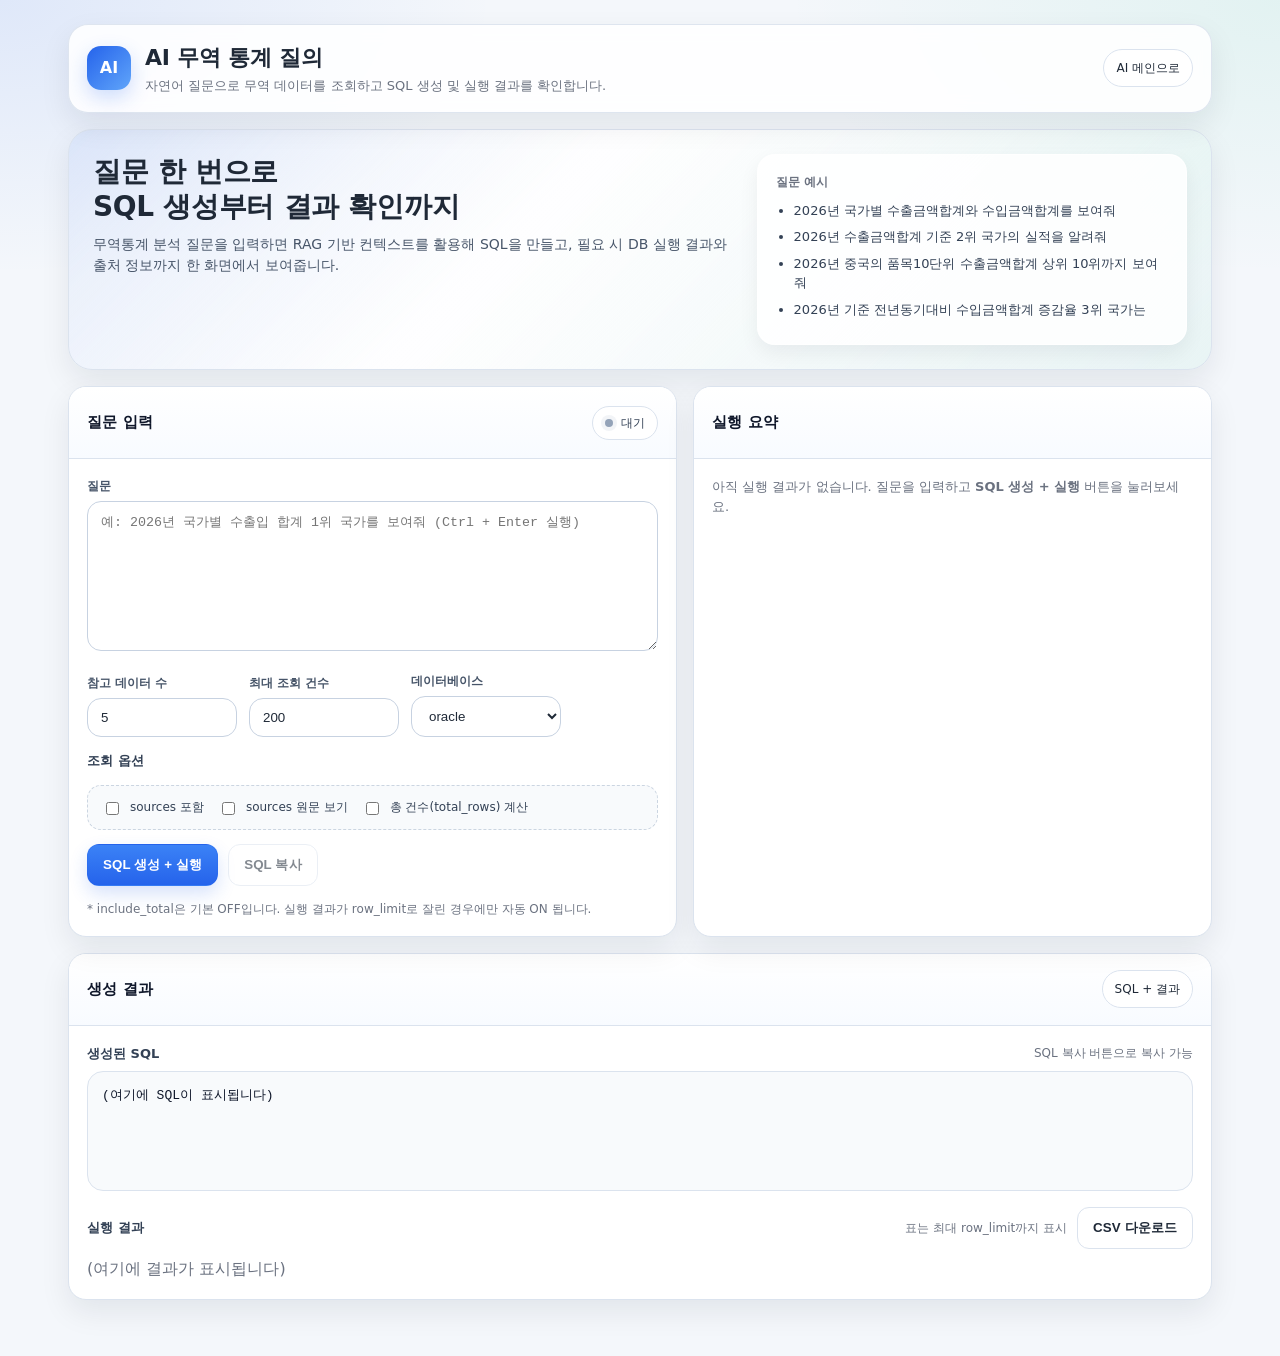
<file: app/web/index.html>
<!doctype html>
<html lang="ko">
<head>
  <meta charset="utf-8" />
  <meta name="viewport" content="width=device-width,initial-scale=1" />
  <title>AI 무역 통계 질의</title>
  <style>
    :root{
      --bg:#f4f7fb;
      --panel:#ffffff;
      --panel-soft:#f8fafc;
      --text:#1f2937;
      --muted:#6b7280;
      --line:#dbe3ee;
      --line-strong:#c7d2e1;
      --accent:#2563eb;
      --accent-soft:#eff6ff;
      --accent2:#10b981;
      --danger:#ef4444;
      --warn:#f59e0b;
      --shadow: 0 12px 30px rgba(15, 23, 42, .08);
      --radius: 18px;
    }
    *{ box-sizing:border-box; }
    body{
      margin:0;
      font-family: ui-sans-serif, system-ui, -apple-system, Segoe UI, Roboto, Arial, "Apple SD Gothic Neo", "Noto Sans KR", sans-serif;
      background:
        radial-gradient(900px 500px at 0% 0%, rgba(37,99,235,.10), transparent 55%),
        radial-gradient(900px 500px at 100% 0%, rgba(16,185,129,.08), transparent 55%),
        var(--bg);
      color:var(--text);
      line-height:1.5;
    }
    a{ color:inherit; text-decoration:none; }
    .wrap{ max-width: 1180px; margin: 0 auto; padding: 24px 18px 56px; }

    .topbar{
      display:flex;
      align-items:center;
      justify-content:space-between;
      gap:16px;
      padding: 16px 18px;
      background: rgba(255,255,255,.88);
      border:1px solid rgba(219,227,238,.9);
      border-radius: 20px;
      box-shadow: var(--shadow);
      backdrop-filter: blur(8px);
      position: sticky;
      top: 12px;
      z-index: 30;
    }
    .brand{
      display:flex;
      align-items:center;
      gap:14px;
      min-width:0;
    }
    .brand-badge{
      width:44px; height:44px;
      border-radius: 14px;
      background: linear-gradient(135deg, var(--accent), #60a5fa);
      color:#fff;
      display:flex;
      align-items:center;
      justify-content:center;
      font-weight:800;
      box-shadow: 0 8px 20px rgba(37,99,235,.22);
      flex: 0 0 auto;
    }
    .brand h1{
      margin:0;
      font-size: 22px;
      letter-spacing: -.2px;
    }
    .brand p{
      margin: 2px 0 0;
      color:var(--muted);
      font-size: 13px;
    }
    .top-actions{ display:flex; gap:10px; align-items:center; flex-wrap:wrap; }
    .link-btn, .badge{
      display:inline-flex;
      align-items:center;
      gap:8px;
      padding: 9px 12px;
      border:1px solid var(--line);
      border-radius: 999px;
      background:#fff;
      color:var(--text);
      font-size:12px;
      white-space:nowrap;
    }
    .link-btn:hover{ background: var(--panel-soft); }
    .badge code{
      font-family: ui-monospace, SFMono-Regular, Menlo, Monaco, Consolas, monospace;
      font-size: 11px;
      color:#334155;
    }

    .hero{
      margin-top: 16px;
      padding: 24px;
      border-radius: 24px;
      background: linear-gradient(135deg, rgba(37,99,235,.08), rgba(255,255,255,.92) 40%, rgba(16,185,129,.05));
      border:1px solid var(--line);
      box-shadow: var(--shadow);
      display:grid;
      grid-template-columns: 1.2fr .8fr;
      gap:18px;
      align-items:stretch;
    }
    .hero h2{
      margin:0;
      font-size: 28px;
      line-height:1.25;
      letter-spacing:-.3px;
    }
    .hero p{
      margin: 10px 0 0;
      color:#475569;
      font-size:14px;
    }
    .hero-card{
      background: rgba(255,255,255,.86);
      border:1px solid rgba(255,255,255,.9);
      border-radius: 18px;
      padding: 18px;
      box-shadow: 0 8px 20px rgba(15,23,42,.06);
    }
    .hero-mini-title{
      font-size:12px;
      color: var(--muted);
      margin-bottom: 10px;
      font-weight:700;
    }
    .hero-list{ margin:0; padding-left: 18px; color:#334155; font-size:13px; }
    .hero-list li{ margin:7px 0; }

    .grid{ display:grid; grid-template-columns: 1.08fr .92fr; gap:16px; margin-top: 16px; }
    @media (max-width: 980px){
      .hero, .grid{ grid-template-columns: 1fr; }
      .topbar{ position: static; }
    }

    .card{
      background: var(--panel);
      border:1px solid var(--line);
      border-radius: var(--radius);
      box-shadow: var(--shadow);
      overflow:hidden;
    }
    .card .card-hd{
      min-height: 72px;
      padding: 0 18px;
      border-bottom: 1px solid var(--line);
      display:flex;
      align-items:center;
      justify-content:space-between;
      gap:12px;
      background: linear-gradient(180deg, #fff, #f8fbff);
    }
    .card .card-hd h2{
      margin:0;
      font-size:15px;
      letter-spacing:.1px;
      color:#0f172a;
    }
    .card .card-bd{ padding: 18px; }

    label{ display:block; font-size:12px; color:#475569; margin-bottom:6px; font-weight:600; }
    textarea, input[type="number"], select{
      width:100%;
      background:#fff;
      color:var(--text);
      border:1px solid var(--line-strong);
      border-radius: 14px;
      padding: 11px 13px;
      outline:none;
      transition: .15s ease;
    }
    textarea{ min-height: 150px; resize: vertical; }
    textarea:focus, input:focus, select:focus{
      border-color: rgba(37,99,235,.55);
      box-shadow: 0 0 0 4px rgba(37,99,235,.10);
    }

    .row{ display:flex; gap:12px; align-items:flex-end; flex-wrap:wrap; margin-top: 14px; }
    .row .col{ flex: 1 1 160px; min-width: 160px; }
    .row .col.small{ flex: 0 0 150px; min-width: 150px; }

    .btns{ display:flex; gap:10px; flex-wrap:wrap; margin-top: 14px; }
    button{
      border: 1px solid var(--line);
      background: #fff;
      color: var(--text);
      padding: 11px 15px;
      border-radius: 12px;
      cursor:pointer;
      transition: .15s ease;
      font-weight:700;
      letter-spacing:.1px;
    }
    button:hover{ transform: translateY(-1px); background:#f8fbff; }
    button:active{ transform: translateY(0); }
    button.primary{
      border-color: rgba(37,99,235,.25);
      background: linear-gradient(180deg, #3b82f6, #2563eb);
      color:#fff;
      box-shadow: 0 8px 18px rgba(37,99,235,.18);
    }
    button.primary:hover{ filter: brightness(1.03); }
    button[disabled]{ opacity:.55; cursor:not-allowed; transform:none !important; }

    .opts{
      display:flex;
      gap:14px;
      flex-wrap:wrap;
      padding: 12px 14px;
      border:1px dashed #cbd5e1;
      border-radius: 14px;
      background: var(--panel-soft);
      margin-top: 14px;
    }
    .opt{ display:flex; gap:8px; align-items:center; color:#334155; font-size:13px; }
    .opt label{ margin:0; color:#334155; font-weight:500; }
    .opt input{ transform: translateY(1px); }

    .pill{
      display:inline-flex;
      align-items:center;
      gap:8px;
      padding: 7px 12px;
      border-radius: 999px;
      border: 1px solid var(--line);
      font-size: 12px;
      background: #fff;
      color:#334155;
      white-space:nowrap;
    }
    .dot{ width:8px;height:8px;border-radius:999px;background:#94a3b8; box-shadow: 0 0 0 4px rgba(148,163,184,.12); }
    .pill.running .dot{ background: var(--warn); box-shadow: 0 0 0 4px rgba(245,158,11,.12); }
    .pill.done .dot{ background: var(--accent2); box-shadow: 0 0 0 4px rgba(16,185,129,.12); }
    .pill.error .dot{ background: var(--danger); box-shadow: 0 0 0 4px rgba(239,68,68,.12); }

    .summarybar{
      margin-top:12px;
      padding: 14px 14px;
      border: 1px solid #bfdbfe;
      border-radius: 16px;
      background: linear-gradient(180deg, var(--accent-soft), #fff);
      display:flex;
      gap:10px;
      align-items:flex-start;
      flex-wrap:wrap;
    }
    .summarybar strong{ color:#1e3a8a; font-weight:800; letter-spacing:.2px; }
    .summarybar .mini{ color:#334155; font-size:14px; }
    .summarybar b{ font-weight:800; }

    .section-title{
      font-size: 13px;
      color:#334155;
      margin: 0 0 8px;
      display:flex;
      align-items:center;
      justify-content:space-between;
      gap:10px;
      font-weight:700;
    }
    .section-title .hint{ color:var(--muted); font-size:12px; font-weight:500; }

    pre{
      margin:0;
      border: 1px solid var(--line);
      border-radius: 16px;
      background: #f8fafc;
      padding: 14px;
      overflow:auto;
      white-space: pre-wrap;
      color:#0f172a;
      min-height: 120px;
    }

    .result-table-wrap{
      width:100%;
      overflow-x:auto;
      overflow-y:hidden;
      border: 1px solid var(--line);
      border-radius: 16px;
      background:#fff;
      margin-top:10px;
      -webkit-overflow-scrolling: touch;
    }

    .result-table-wrap table{
      width:max-content;
      min-width:100%;
      border-collapse: collapse;
      margin-top:0;
      border:none;
      border-radius:0;
      background:#fff;
    }

    table{
      width:100%;
      border-collapse: collapse;
      margin-top: 10px;
      overflow:hidden;
      border-radius: 16px;
      border: 1px solid var(--line);
      background: #fff;
    }
    th, td{
      padding: 11px 10px;
      border-bottom: 1px solid #e5edf5;
      border-right: 1px solid #eef2f7;
      text-align:left;
      font-size: 13px;
      color:#1f2937;
      white-space: nowrap;
    }
    th{
      position:sticky;
      top:0;
      background: #f8fafc;
      font-size:12px;
      color:#334155;
      font-weight:800;
    }
    tr:hover td{ background: #f8fbff; }
    td:last-child, th:last-child{ border-right:none; }
    tr:last-child td{ border-bottom:none; }

    details{
      margin-top: 10px;
      border: 1px solid var(--line);
      border-radius: 16px;
      background: #fff;
      padding: 12px 14px;
    }
    details > summary{ cursor:pointer; color:#1f2937; font-weight:700; }
    details ul{ margin: 10px 0 0 18px; color:#334155; }
    details li{ margin: 8px 0; }
    details pre{ margin-top: 8px; }
    .footer-note{ margin-top: 14px; color: var(--muted); font-size: 12px; }
    .muted{ color: var(--muted); }
  </style>
</head>
<body>
  <div class="wrap">
    <div class="topbar">
      <div class="brand">
        <div class="brand-badge">AI</div>
        <div>
          <h1>AI 무역 통계 질의</h1>
          <p>자연어 질문으로 무역 데이터를 조회하고 SQL 생성 및 실행 결과를 확인합니다.</p>
        </div>
      </div>
      <div class="top-actions">
        <a class="link-btn" href="/ai">AI 메인으로</a>
        <!-- <div class="badge">Backend: <code>/api/v1/sql/query</code></div> -->
      </div>
    </div>

    <div class="hero">
      <div>
        <h2>질문 한 번으로<br>SQL 생성부터 결과 확인까지</h2>
        <p>무역통계 분석 질문을 입력하면 RAG 기반 컨텍스트를 활용해 SQL을 만들고, 필요 시 DB 실행 결과와 출처 정보까지 한 화면에서 보여줍니다.</p>
      </div>
      <div class="hero-card">
        <div class="hero-mini-title">질문 예시</div>
        <ul class="hero-list">
          <li>2026년 국가별 수출금액합계와 수입금액합계를 보여줘</li>
          <li>2026년 수출금액합계 기준 2위 국가의 실적을 알려줘</li>
          <li>2026년 중국의 품목10단위 수출금액합계 상위 10위까지 보여줘</li>
          <li>2026년 기준 전년동기대비 수입금액합계 증감율 3위 국가는</li>
        </ul>
      </div>
    </div>

    <div class="grid">
      <div class="card">
        <div class="card-hd">
          <h2>질문 입력</h2>
          <span class="pill" id="statusPill"><span class="dot"></span><span id="status">대기</span></span>
        </div>
        <div class="card-bd">
          <label>질문</label>
          <textarea id="question" placeholder="예: 2026년 국가별 수출입 합계 1위 국가를 보여줘 (Ctrl + Enter 실행)"></textarea>

          <div class="row">
            <div class="col small">
              <label>참고 데이터 수</label>
              <input id="top_k" type="number" value="5" min="1" max="20"/>
            </div>

            <div class="col small">
              <label>최대 조회 건수</label>
              <input id="row_limit" type="number" value="200" min="1" max="10000"/>
            </div>

            <div class="col small">
              <label>데이터베이스</label>
              <select id="dialect">
                <option value="oracle" selected>oracle</option>
                <option value="postgres">postgres</option>
              </select>
            </div>
          </div>

          <div style="margin-top:14px; font-size:13px; font-weight:700; color:#334155;">조회 옵션</div>

          <div class="opts">
            <div class="opt">
              <input id="include_sources" type="checkbox" />
              <label for="include_sources">sources 포함</label>
            </div>
            <div class="opt">
              <input id="show_source_text" type="checkbox" />
              <label for="show_source_text">sources 원문 보기</label>
            </div>
            <div class="opt">
              <input id="include_total" type="checkbox" />
              <label for="include_total">총 건수(total_rows) 계산</label>
            </div>
          </div>

          <div class="btns">
            <button class="primary" id="btn">SQL 생성 + 실행</button>
            <button id="copy" disabled>SQL 복사</button>
          </div>

          <div class="footer-note">
            * include_total은 기본 OFF입니다. 실행 결과가 row_limit로 잘린 경우에만 자동 ON 됩니다.
          </div>
        </div>
      </div>

      <div class="card">
        <div class="card-hd">
          <h2>실행 요약</h2>
          <span style="display:inline-block; width:72px; height:32px;"></span>
        </div>
        <div class="card-bd">
          <div id="summaryBar" class="summarybar" style="display:none;">
            <div class="mini" id="summaryText"></div>
          </div>
          <div class="muted" id="summaryEmpty" style="font-size:13px;">
            아직 실행 결과가 없습니다. 질문을 입력하고 <b>SQL 생성 + 실행</b> 버튼을 눌러보세요.
          </div>
        </div>
      </div>
    </div>

    <div class="card" style="margin-top:16px;">
      <div class="card-hd">
        <h2>생성 결과</h2>
        <div class="badge">SQL + 결과</div>
      </div>
      <div class="card-bd">
        <div class="section-title">
          <span>생성된 SQL</span>
          <span class="hint">SQL 복사 버튼으로 복사 가능</span>
        </div>
        <pre id="outSql">(여기에 SQL이 표시됩니다)</pre>

        <div style="height:16px;"></div>

        <div class="section-title">
          <span>실행 결과</span>
          <div style="display:flex; align-items:center; gap:10px; flex-wrap:wrap;">
            <span class="hint">표는 최대 row_limit까지 표시</span>
            <button id="downloadCsv" type="button">CSV 다운로드</button>
          </div>
        </div>
        <div id="outResult" class="muted">(여기에 결과가 표시됩니다)</div>
      </div>
    </div>
  </div>

  <script>
    const outSql = document.getElementById("outSql");
    const outResult = document.getElementById("outResult");
    const btn = document.getElementById("btn");
    const copyBtn = document.getElementById("copy");
    const downloadBtn = document.getElementById("downloadCsv");
    const questionEl = document.getElementById("question");

    const statusText = document.getElementById("status");
    const statusPill = document.getElementById("statusPill");

    const summaryBar = document.getElementById("summaryBar");
    const summaryText = document.getElementById("summaryText");
    const summaryEmpty = document.getElementById("summaryEmpty");

    const includeSourcesEl = document.getElementById("include_sources");
    const showSourceTextEl = document.getElementById("show_source_text");
    const includeTotalEl = document.getElementById("include_total");

    let lastSql = "";
    let isRunning = false;

    function setStatus(state) {
      statusPill.classList.remove("running","done","error");
      if (state === "running") statusPill.classList.add("running");
      if (state === "done") statusPill.classList.add("done");
      if (state === "error") statusPill.classList.add("error");

      if (state === "idle") statusText.textContent = "대기";
      else if (state === "running") statusText.textContent = "실행 중";
      else if (state === "done") statusText.textContent = "완료";
      else if (state === "error") statusText.textContent = "오류";
    }

    function escapeHtml(s) {
      return String(s)
        .replaceAll("&", "&amp;")
        .replaceAll("<", "&lt;")
        .replaceAll(">", "&gt;")
        .replaceAll('"', "&quot;")
        .replaceAll("'", "&#039;");
    }

    function showSummary(line) {
      if (!line) {
        summaryBar.style.display = "none";
        summaryText.textContent = "";
        summaryEmpty.style.display = "block";
        return;
      }
      summaryEmpty.style.display = "none";
      summaryBar.style.display = "flex";
      summaryText.innerHTML = line;
    }

    function buildSummaryLine(data, rowsLen, rowLimit) {
      const parts = [];
      if (data.summary) parts.push(`<strong>요약</strong>: ${escapeHtml(data.summary)}`);

      const total = (data.total_rows === null || data.total_rows === undefined) ? null : Number(data.total_rows);
      const isLimited = !!data.is_limited;

      if (total !== null && !Number.isNaN(total)) {
        if (isLimited || (rowsLen >= rowLimit && total > rowsLen)) {
          parts.push(`총 <b>${total.toLocaleString()}</b>건 중 <b>${rowsLen.toLocaleString()}</b>건 표시`);
        } else {
          parts.push(`총 <b>${total.toLocaleString()}</b>건`);
        }
      } else {
        parts.push(`표시 <b>${rowsLen.toLocaleString()}</b>건`);
      }

      if (isLimited) parts.push(`<span class="pill" style="margin-left:6px;">LIMIT 적용됨</span>`);
      return parts.join(" · ");
    }

    function renderResultsTable(rows, rowLimit, totalRows) {
      if (!rows || rows.length === 0) {
        let head = `<div class="muted" style="margin:6px 0;">rows: <b>0</b></div>`;
        if (totalRows !== null && totalRows !== undefined) {
          const t = Number(totalRows);
          if (!Number.isNaN(t)) head = `<div class="muted" style="margin:6px 0;">rows: <b>0</b> (총 ${t.toLocaleString()}건)</div>`;
        }
        return head + "<div class='muted'>(결과 없음)</div>";
      }

      const cols = Object.keys(rows[0]);

      let header = `<div class="muted" style="margin:6px 0;">rows: <b>${rows.length}</b></div>`;
      if (totalRows !== null && totalRows !== undefined) {
        const total = Number(totalRows);
        if (!Number.isNaN(total) && rows.length >= rowLimit && total > rows.length) {
          header = `<div class="muted" style="margin:6px 0;">총 <b>${total.toLocaleString()}</b>건 중 <b>${rows.length.toLocaleString()}</b>건 표시</div>`;
        } else if (!Number.isNaN(total)) {
          header = `<div class="muted" style="margin:6px 0;">총 <b>${total.toLocaleString()}</b>건</div>`;
        }
      }

      let html = header;
      html += `<div class="result-table-wrap">`;
      html += "<table><thead><tr>";
      html += cols.map(c => `<th>${escapeHtml(c)}</th>`).join("");
      html += "</tr></thead><tbody>";

      for (const r of rows) {
        html += "<tr>";
        for (const c of cols) {
          const v = (r[c] === null || r[c] === undefined) ? "" : String(r[c]);
          html += `<td title="${escapeHtml(v)}">${escapeHtml(v)}</td>`;
        }
        html += "</tr>";
      }

      html += "</tbody></table>";
      html += "</div>";
      return html;
    }

    function renderSources(sources, showText) {
      if (!sources || sources.length === 0) return "";
      let html = `<details><summary>sources (${sources.length})</summary><ul>`;
      for (const s of sources) {
        const id = s.id || "(unknown)";
        const ns = (s.metadata && s.metadata.namespace) ? s.metadata.namespace : "-";
        const score = (s.score === null || s.score === undefined) ? "-" : Number(s.score).toFixed(3);
        html += `<li><b>${escapeHtml(id)}</b> <span class="muted">[${escapeHtml(ns)}, score=${escapeHtml(score)}]</span>`;
        if (showText && s.text) {
          html += `<details style="margin-top:8px;"><summary class="muted">원문 보기</summary><pre>${escapeHtml(s.text)}</pre></details>`;
        }
        html += `</li>`;
      }
      html += "</ul></details>";
      return html;
    }

    async function callApi(payload) {
      const res = await fetch("/api/v1/sql/query", {
        method: "POST",
        headers: { "Content-Type": "application/json" },
        body: JSON.stringify(payload)
      });
      const data = await res.json();
      return { ok: res.ok, data };
    }

    async function runQuery() {
      if (isRunning) return;

      const question = questionEl.value.trim();
      const top_k = Number(document.getElementById("top_k").value || 5);
      const row_limit = Number(document.getElementById("row_limit").value || 200);
      const dialect = document.getElementById("dialect").value || "oracle";

      const include_sources = includeSourcesEl.checked;
      const show_source_text = showSourceTextEl.checked;

      if (!question) {
        outSql.textContent = "질문을 입력하세요.";
        questionEl.focus();
        return;
      }

      isRunning = true;
      btn.disabled = true;
      setStatus("running");
      showSummary("");
      outSql.textContent = "생성 및 실행 중...";
      outResult.innerHTML = "<div class='muted'>실행 중...</div>";
      copyBtn.disabled = true;
      lastSql = "";

      const basePayload = {
        question,
        top_k,
        row_limit,
        dry_run: false,
        dialect,
        include_sources,
        include_total: includeTotalEl.checked
      };

      try {
        let { ok, data } = await callApi(basePayload);

        if (!ok) {
          setStatus("error");
          outSql.textContent = "오류:\n" + JSON.stringify(data, null, 2);
          outResult.innerHTML = "<div class='muted'>(실행 실패)</div>";
          showSummary(`<strong>오류</strong>: ${escapeHtml(data.detail || "요청 실패")}`);
          return;
        }

        if (data.summary && data.summary.includes("조회(SELECT) 전용")) {
          setStatus("error");
          outSql.textContent = "(차단됨)";
          outResult.innerHTML = `<div class="muted">${escapeHtml(data.summary)}</div>`;
          copyBtn.disabled = true;
          lastSql = "";
          showSummary(`<strong>차단됨</strong>: ${escapeHtml(data.summary)}`);
          return;
        }

        lastSql = data.sql || "";
        outSql.textContent = lastSql || "(sql이 비었습니다)";
        copyBtn.disabled = !lastSql;

        const rows1 = data.results || [];
        const total1 = data.total_rows;
        const looksTruncated = (rows1.length >= row_limit);
        const needTotal = looksTruncated && !includeTotalEl.checked && (total1 === null || total1 === undefined);

        let html1 = renderResultsTable(rows1, row_limit, total1);
        if (include_sources && data.sources) html1 += renderSources(data.sources, show_source_text);
        outResult.innerHTML = html1;
        showSummary(buildSummaryLine(data, rows1.length, row_limit));

        if (needTotal) {
          includeTotalEl.checked = true;
          const payload2 = { ...basePayload, include_total: true };
          const r2 = await callApi(payload2);
          if (r2.ok) {
            data = r2.data;
            const rows2 = data.results || [];
            const total2 = data.total_rows;

            let html2 = renderResultsTable(rows2, row_limit, total2);
            if (include_sources && data.sources) html2 += renderSources(data.sources, show_source_text);
            outResult.innerHTML = html2;

            showSummary(buildSummaryLine(data, rows2.length, row_limit));
          }
        }

        setStatus("done");
      } catch (e) {
        setStatus("error");
        outSql.textContent = "네트워크/서버 오류: " + String(e);
        outResult.innerHTML = "<div class='muted'>(실행 실패)</div>";
        showSummary(`<strong>오류</strong>: ${escapeHtml(String(e))}`);
      } finally {
        isRunning = false;
        btn.disabled = false;
      }
    }

    btn.addEventListener("click", runQuery);

    questionEl.addEventListener("keydown", function (e) {
      if (e.isComposing) return;

      if (e.ctrlKey && e.key === "Enter") {
        e.preventDefault();
        runQuery();
      }
    });

    copyBtn.addEventListener("click", async () => {
      try {
        await navigator.clipboard.writeText(lastSql);
        copyBtn.textContent = "복사됨!";
        setTimeout(() => (copyBtn.textContent = "SQL 복사"), 900);
      } catch (e) {
        alert("복사 실패: " + String(e));
      }
    });

    downloadBtn.addEventListener("click", async () => {
      const question = questionEl.value.trim();
      if (!question) {
        alert("먼저 질문을 입력하고 실행해 주세요.");
        return;
      }

      const top_k = Number(document.getElementById("top_k").value || 5);
      const row_limit = Number(document.getElementById("row_limit").value || 200);
      const dialect = document.getElementById("dialect").value || "oracle";

      const payload = {
        question,
        top_k,
        row_limit,
        dry_run: false,
        dialect,
        include_sources: false,
        include_total: false
      };

      try {
        downloadBtn.disabled = true;
        downloadBtn.textContent = "CSV 생성 중...";

        const res = await fetch("/api/v1/sql/export/csv", {
          method: "POST",
          headers: { "Content-Type": "application/json" },
          body: JSON.stringify(payload)
        });

        if (!res.ok) {
          const errText = await res.text();
          throw new Error(errText || "CSV 다운로드 요청 실패");
        }

        const blob = await res.blob();
        const url = window.URL.createObjectURL(blob);

        const a = document.createElement("a");
        a.href = url;

        const disposition = res.headers.get("Content-Disposition") || "";
        const match = disposition.match(/filename="?([^"]+)"?/);
        a.download = match ? match[1] : "sql_result.csv";

        document.body.appendChild(a);
        a.click();
        a.remove();
        window.URL.revokeObjectURL(url);
      } catch (e) {
        alert("CSV 다운로드 실패: " + String(e));
      } finally {
        downloadBtn.disabled = false;
        downloadBtn.textContent = "CSV 다운로드";
      }
    });

    setStatus("idle");
    includeTotalEl.checked = false;
  </script>
</body>
</html>
</file>
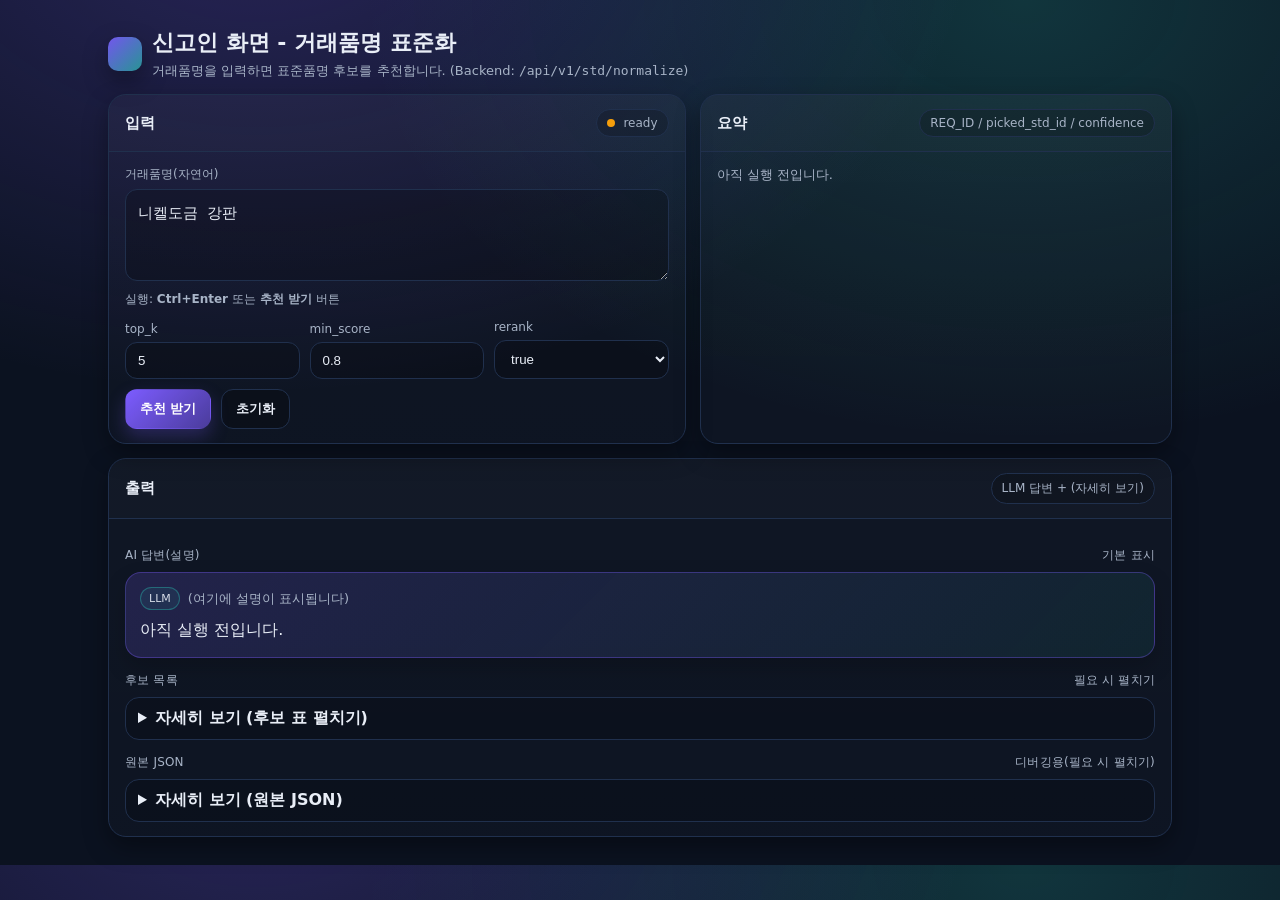
<file: templates/claimant.html>
<!doctype html>
<html lang="ko">
<head>
  <meta charset="utf-8"/>
  <meta name="viewport" content="width=device-width,initial-scale=1"/>
  <title>신고인 화면 - 거래품명 표준화</title>
  <style>
    :root{
      --bg:#0b1220;
      --card:#0f1a2e;
      --card2:#0c1629;
      --line:#20304d;
      --text:#e9eef7;
      --muted:#a8b4c7;
      --accent:#7c5cff;
      --accent2:#2dd4bf;
      --warn:#f59e0b;
      --bad:#fb7185;
      --good:#34d399;
      --shadow: 0 10px 25px rgba(0,0,0,.35);
    }
    *{box-sizing:border-box}
    body{
      margin:0;
      font-family: ui-sans-serif, system-ui, -apple-system, Segoe UI, Roboto, Noto Sans KR, Arial, "Apple SD Gothic Neo", "Malgun Gothic", sans-serif;
      background: radial-gradient(1200px 800px at 20% -10%, rgba(124,92,255,.25), transparent 60%),
                  radial-gradient(1200px 800px at 80% 0%, rgba(45,212,191,.18), transparent 55%),
                  var(--bg);
      color:var(--text);
    }
    .wrap{max-width:1100px;margin:28px auto;padding:0 18px}
    .title{
      display:flex;align-items:center;gap:10px;margin-bottom:14px
    }
    .title .icon{
      width:34px;height:34px;border-radius:10px;
      background: linear-gradient(135deg, rgba(124,92,255,.9), rgba(45,212,191,.65));
      box-shadow: var(--shadow);
    }
    .title h1{font-size:22px;margin:0}
    .sub{color:var(--muted);margin:4px 0 0 0;font-size:13px}
    .grid{
      display:grid;
      grid-template-columns: 1.1fr .9fr;
      gap:14px;
    }
    .card{
      background: linear-gradient(180deg, rgba(255,255,255,.02), rgba(255,255,255,.01));
      border:1px solid var(--line);
      border-radius:18px;
      box-shadow: var(--shadow);
      overflow:hidden;
    }
    .card-hd{
      padding:14px 16px;
      display:flex;align-items:center;justify-content:space-between;
      background: rgba(255,255,255,.01);
      border-bottom:1px solid var(--line);
    }
    .card-hd h2{font-size:15px;margin:0}
    .badge{
      font-size:12px;color:var(--muted);
      border:1px solid var(--line);
      padding:6px 10px;border-radius:999px;
      background: rgba(0,0,0,.18);
    }
    .card-bd{padding:14px 16px}
    .row{display:flex;gap:10px;flex-wrap:wrap;align-items:flex-end}
    label{font-size:12px;color:var(--muted);display:block;margin-bottom:6px}
    input, select, textarea{
      width:100%;
      background: rgba(0,0,0,.22);
      border:1px solid var(--line);
      color:var(--text);
      padding:10px 12px;
      border-radius:12px;
      outline:none;
    }
    textarea{resize:vertical}
    .col{flex:1;min-width:170px}
    .col.wide{min-width:320px;flex:2}
    .btns{display:flex;gap:10px;align-items:center;margin-top:10px;flex-wrap:wrap}
    button{
      cursor:pointer;
      border:1px solid transparent;
      padding:10px 14px;
      border-radius:12px;
      color: white;
      background: linear-gradient(135deg, var(--accent), rgba(124,92,255,.55));
      box-shadow: 0 8px 18px rgba(124,92,255,.25);
      font-weight:600;
    }
    button.secondary{
      background: rgba(0,0,0,.25);
      border:1px solid var(--line);
      color:var(--text);
      box-shadow:none;
    }
    .pill{
      font-size:12px;
      border:1px solid var(--line);
      padding:6px 10px;border-radius:999px;
      background: rgba(0,0,0,.18);
      color:var(--muted);
      display:inline-flex;gap:8px;align-items:center;
    }
    .dot{width:8px;height:8px;border-radius:50%}
    .dot.good{background:var(--good)}
    .dot.warn{background:var(--warn)}
    .dot.bad{background:var(--bad)}
    .muted{color:var(--muted);font-size:13px}
    .section-title{
      margin:14px 0 8px 0;
      font-size:12px;
      letter-spacing:.2px;
      color:var(--muted);
      display:flex;align-items:center;justify-content:space-between;
    }
    .hint{font-size:12px;color:var(--muted)}
    pre{
      background: rgba(0,0,0,.22);
      border:1px solid var(--line);
      padding:12px;
      border-radius:14px;
      overflow:auto;
      max-height:320px;
      margin:0;
    }

    /* ✅ 답변 박스(채팅형 느낌) */
    .answerBox{
      background: linear-gradient(135deg, rgba(124,92,255,.18), rgba(45,212,191,.08));
      border:1px solid rgba(124,92,255,.35);
      border-radius:16px;
      padding:14px 14px;
      box-shadow: 0 10px 22px rgba(0,0,0,.18);
    }
    .answerTitle{
      font-size:13px;
      color: rgba(233,238,247,.92);
      margin:0 0 8px 0;
      display:flex;gap:8px;align-items:center;
    }
    .answerTitle .tag{
      font-size:11px;
      padding:4px 8px;
      border-radius:999px;
      border:1px solid rgba(45,212,191,.35);
      background: rgba(45,212,191,.08);
      color: rgba(233,238,247,.9);
    }
    .answerText{
      font-size:16px;
      line-height:1.55;
      white-space:pre-line;
      margin:0;
    }
    details{
      border:1px solid var(--line);
      background: rgba(0,0,0,.18);
      border-radius:14px;
      padding:10px 12px;
    }
    details summary{
      cursor:pointer;
      color: var(--text);
      font-weight:600;
      outline:none;
    }
    details .inner{margin-top:10px}

    table{
      width:100%;
      border-collapse: collapse;
      background: rgba(0,0,0,.18);
      border:1px solid var(--line);
      border-radius:14px;
      overflow:hidden;
    }
    th, td{
      padding:10px 10px;
      border-bottom:1px solid rgba(32,48,77,.6);
      font-size:13px;
      text-align:left;
      vertical-align:top;
    }
    th{color:var(--muted);font-weight:700}
    tr:last-child td{border-bottom:none}

    /* ✅ 입력창 크게(요청 반영) */
    #rawText{
      min-height: 92px;         /* 기본 높이 */
      font-size: 15px;          /* 가독성 */
      line-height: 1.5;
      padding: 12px 12px;
    }

    @media (max-width: 980px){
      .grid{grid-template-columns:1fr}
      .col{min-width:140px}
    }
  </style>
</head>

<body>
  <div class="wrap">
    <div class="title">
      <div class="icon"></div>
      <div>
        <h1>신고인 화면 - 거래품명 표준화</h1>
        <p class="sub">거래품명을 입력하면 표준품명 후보를 추천합니다. (Backend: <code>/api/v1/std/normalize</code>)</p>
      </div>
    </div>

    <div class="grid">
      <!-- Input -->
      <div class="card">
        <div class="card-hd">
          <h2>입력</h2>
          <span class="pill" id="statusPill"><span class="dot warn"></span><span id="status">ready</span></span>
        </div>
        <div class="card-bd">

          <!-- ✅ 질문 입력을 크게(위로) -->
          <div class="row">
            <div class="col" style="flex:1; min-width: 100%;">
              <label>거래품명(자연어)</label>
              <textarea id="rawText" placeholder="예: 니켈도금 강판 / 금속 판재 / 중고자동차">니켈도금 강판</textarea>
              <div class="hint" style="margin-top:6px;">실행: <b>Ctrl+Enter</b> 또는 <b>추천 받기</b> 버튼</div>
            </div>
          </div>

          <!-- ✅ 옵션을 아래로 + 한 줄 정렬 -->
          <div class="row" style="margin-top:12px;">
            <div class="col">
              <label>top_k</label>
              <input id="topK" type="number" min="1" max="50" value="5"/>
            </div>
            <div class="col">
              <label>min_score</label>
              <input id="minScore" type="number" step="0.1" value="0.8"/>
            </div>
            <div class="col">
              <label>rerank</label>
              <select id="rerank">
                <option value="true" selected>true</option>
                <option value="false">false</option>
              </select>
            </div>
          </div>

          <div class="btns">
            <button id="btn">추천 받기</button>
            <button class="secondary" id="btnClear">초기화</button>
            <span class="muted" id="latency"></span>
          </div>
        </div>
      </div>

      <!-- Summary -->
      <div class="card">
        <div class="card-hd">
          <h2>요약</h2>
          <span class="badge">REQ_ID / picked_std_id / confidence</span>
        </div>
        <div class="card-bd">
          <div id="summaryEmpty" class="muted">아직 실행 전입니다.</div>
          <div id="summaryBar" style="display:none;">
            <div style="font-family: ui-monospace, SFMono-Regular, Menlo, Monaco, Consolas, 'Liberation Mono', 'Courier New', monospace; font-size:13px; line-height:1.5;">
              <div><b>REQ_ID</b>: <span id="sReqId"></span></div>
              <div><b>picked_std_id</b>: <span id="sPicked"></span></div>
              <div><b>confidence</b>: <span id="sConf"></span></div>
            </div>
            <div class="section-title"><span>상태</span><span class="hint" id="sAbstain"></span></div>
            <div id="msgBox" class="muted"></div>
          </div>
        </div>
      </div>
    </div>

    <!-- Output -->
    <div class="card" style="margin-top:14px;">
      <div class="card-hd">
        <h2>출력</h2>
        <div class="badge">LLM 답변 + (자세히 보기)</div>
      </div>
      <div class="card-bd">
        <div class="section-title">
          <span>AI 답변(설명)</span>
          <span class="hint">기본 표시</span>
        </div>

        <div class="answerBox">
          <div class="answerTitle">
            <span class="tag">LLM</span>
            <span class="muted" id="answerMeta">(여기에 설명이 표시됩니다)</span>
          </div>
          <p id="outAnswer" class="answerText">아직 실행 전입니다.</p>
        </div>

        <div class="section-title">
          <span>후보 목록</span>
          <span class="hint">필요 시 펼치기</span>
        </div>
        <details id="detailsCandidates">
          <summary>자세히 보기 (후보 표 펼치기)</summary>
          <div class="inner">
            <div id="outTable" class="muted">(여기에 후보가 표시됩니다)</div>
          </div>
        </details>

        <div class="section-title">
          <span>원본 JSON</span>
          <span class="hint">디버깅용(필요 시 펼치기)</span>
        </div>
        <details>
          <summary>자세히 보기 (원본 JSON)</summary>
          <div class="inner">
            <pre id="outJson">{}</pre>
          </div>
        </details>
      </div>
    </div>
  </div>

  <script>
    // ✅ 필요시 여기만 수정하면 됩니다.
    const API_NORMALIZE = "/api/v1/std/normalize";

    const statusText = document.getElementById("status");
    const statusPill = document.getElementById("statusPill");
    const btn = document.getElementById("btn");
    const btnClear = document.getElementById("btnClear");
    const latencyEl = document.getElementById("latency");

    const outJson = document.getElementById("outJson");
    const outTable = document.getElementById("outTable");
    const outAnswer = document.getElementById("outAnswer");
    const answerMeta = document.getElementById("answerMeta");
    const detailsCandidates = document.getElementById("detailsCandidates");

    const summaryBar = document.getElementById("summaryBar");
    const summaryEmpty = document.getElementById("summaryEmpty");
    const msgBox = document.getElementById("msgBox");

    const sReqId = document.getElementById("sReqId");
    const sPicked = document.getElementById("sPicked");
    const sConf = document.getElementById("sConf");
    const sAbstain = document.getElementById("sAbstain");

    function setStatus(kind, text){
      statusText.textContent = text;
      const dot = statusPill.querySelector(".dot");
      dot.classList.remove("good","warn","bad");
      dot.classList.add(kind);
    }

    function fmt(v){
      if (v === null || v === undefined) return "null";
      return String(v);
    }

    function renderTable(candidates){
      if (!Array.isArray(candidates) || candidates.length === 0){
        outTable.innerHTML = "<div class='muted'>(일치 없음: 후보가 없습니다)</div>";
        return;
      }
      const rows = candidates.map(c => `
        <tr>
          <td>${fmt(c.std_id)}</td>
          <td>${fmt(c.std_name)}</td>
          <td>${fmt(c.score)}</td>
          <td>${fmt(c.hs_code)}</td>
        </tr>
      `).join("");

      outTable.innerHTML = `
        <table>
          <thead>
            <tr>
              <th style="width:110px;">STD_ID</th>
              <th>표준품명</th>
              <th style="width:160px;">Score</th>
              <th style="width:170px;">HS_CODE</th>
            </tr>
          </thead>
          <tbody>${rows}</tbody>
        </table>
      `;
    }

    function buildAnswer(data){
      const msg = data?.message ? String(data.message) : "";
      const rr = data?.rerank || {};
      const reason = rr?.reason ? String(rr.reason) : "";
      const picked = rr?.picked_std_id;

      let parts = [];
      if (msg) parts.push(msg);
      if (reason && reason !== msg) parts.push(reason);

      const qs = Array.isArray(data?.follow_up_questions) ? data.follow_up_questions : [];
      if (qs.length > 0){
        const qText = qs.slice(0, 3).map((q,i)=>`${i+1}. ${q}`).join("\n");
        parts.push("\n추가로 확인이 필요해요:\n" + qText);
      }

      if (parts.length === 0){
        parts.push("결과를 생성했지만 표시할 설명이 없습니다.");
      }

      const abstained = rr?.abstained === true;
      const ng = rr?.negative_gate === true;
      const meta = [];
      if (ng) meta.push("OUT-OF-DOMAIN 차단");
      if (abstained) meta.push("보류(확정 불가)");
      if (picked !== null && picked !== undefined) meta.push("선택됨");
      answerMeta.textContent = meta.length ? meta.join(" · ") : "결과 설명";

      return parts.join("\n\n").trim();
    }

    function renderSummary(data){
      summaryEmpty.style.display = "none";
      summaryBar.style.display = "block";

      sReqId.textContent = fmt(data.req_id);
      const rr = data.rerank || {};
      sPicked.textContent = fmt(rr.picked_std_id);
      sConf.textContent = fmt(rr.confidence);

      const abstained = rr.abstained === true;
      const gate = rr.negative_gate === true;
      const badge = [];
      if (gate) badge.push("negative_gate=true");
      if (abstained) badge.push(`abstained=true (${fmt(rr.abstain_reason)})`);
      else badge.push("abstained=false");
      sAbstain.textContent = badge.join(" · ");

      const extra = [];
      if (data.message) extra.push(`message: ${data.message}`);
      if (rr.negative_gate_reason) extra.push(`negative_gate_reason: ${rr.negative_gate_reason}`);
      if (rr.generic_input) extra.push(`generic: true (${fmt(rr.generic_level)})`);
      msgBox.textContent = extra.join("\n") || "(추가 메시지 없음)";
    }

    async function run(){
      const rawText = document.getElementById("rawText").value.trim();
      const topK = Number(document.getElementById("topK").value || 5);
      const minScore = Number(document.getElementById("minScore").value || 0.8);
      const rerank = document.getElementById("rerank").value === "true";

      if (!rawText){
        alert("거래품명을 입력하세요.");
        return;
      }

      setStatus("warn","loading...");
      btn.disabled = true;
      latencyEl.textContent = "";

      const payload = {
        raw_text: rawText,
        top_k: topK,
        min_score: minScore,
        rerank: rerank
      };

      const t0 = performance.now();
      try{
        const res = await fetch(API_NORMALIZE, {
          method: "POST",
          headers: {"Content-Type":"application/json"},
          body: JSON.stringify(payload)
        });

        if (!res.ok){
          const t = await res.text();
          throw new Error(`HTTP ${res.status}\n${t}`);
        }

        const data = await res.json();
        const t1 = performance.now();
        latencyEl.textContent = `latency(ms): ${Math.round(t1 - t0)}`;

        renderSummary(data);
        outAnswer.textContent = buildAnswer(data);

        renderTable(data.candidates || []);
        outJson.textContent = JSON.stringify(data, null, 2);

        detailsCandidates.open = false;

        const rr = data.rerank || {};
        if (rr.negative_gate) setStatus("bad","out-of-domain");
        else if (rr.abstained) setStatus("warn","abstained");
        else setStatus("good","done");

      }catch(e){
        setStatus("bad","error");
        outAnswer.textContent = String(e);
        outTable.innerHTML = "<div class='muted'>(오류로 후보 표시 불가)</div>";
        outJson.textContent = "{}";
      }finally{
        btn.disabled = false;
      }
    }

    btn.addEventListener("click", run);

    // ✅ textarea라 Enter는 줄바꿈. Ctrl+Enter로 실행.
    document.getElementById("rawText").addEventListener("keydown", (e)=>{
      if (e.key === "Enter" && (e.ctrlKey || e.metaKey)){
        e.preventDefault();
        run();
      }
    });

    btnClear.addEventListener("click", ()=>{
      document.getElementById("rawText").value = "";
      document.getElementById("topK").value = 5;
      document.getElementById("minScore").value = 0.8;
      document.getElementById("rerank").value = "true";
      outAnswer.textContent = "아직 실행 전입니다.";
      outTable.innerHTML = "<div class='muted'>(여기에 후보가 표시됩니다)</div>";
      outJson.textContent = "{}";
      summaryBar.style.display = "none";
      summaryEmpty.style.display = "block";
      msgBox.textContent = "";
      answerMeta.textContent = "(여기에 설명이 표시됩니다)";
      latencyEl.textContent = "";
      setStatus("warn","ready");
    });
  </script>
</body>
</html>
</file>
